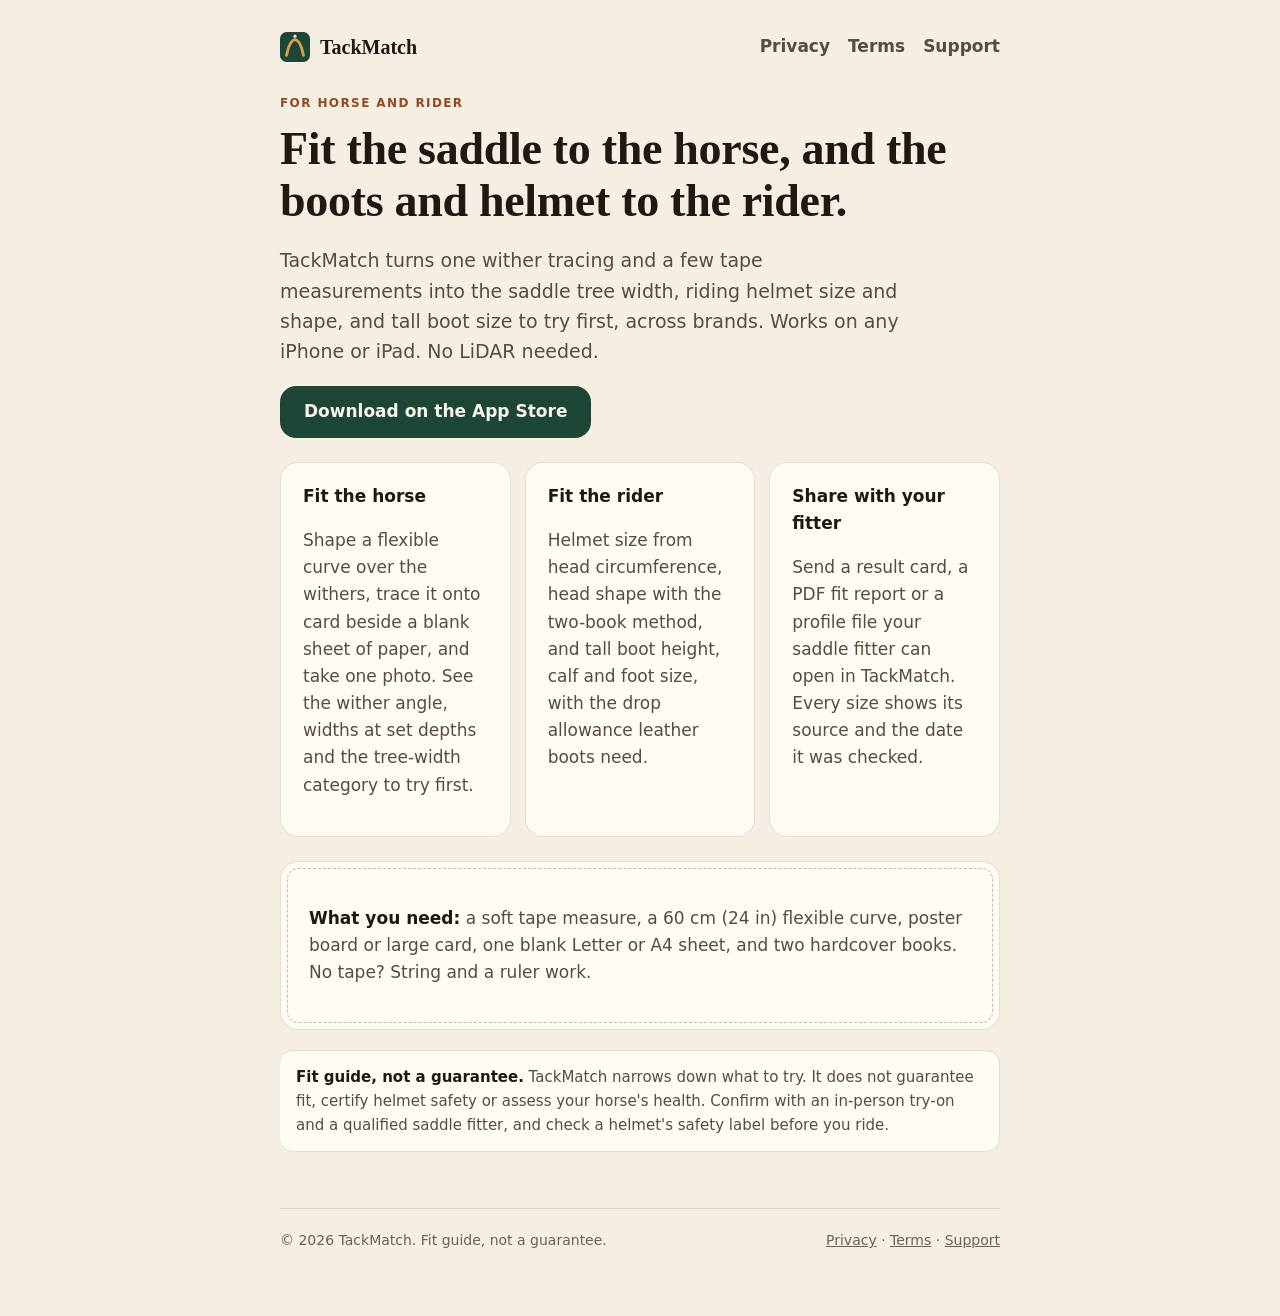
<file: index.html>
<!doctype html>
<html lang="en">
<head>
<meta charset="utf-8">
<meta name="viewport" content="width=device-width, initial-scale=1">
<meta name="apple-itunes-app" content="app-id=6838295899">
<title>TackMatch: Saddle & Helmet Fit</title>
<meta name="description" content="Trace your horse's withers and take a few tape measurements to find the saddle tree width, riding helmet size and shape, and tall boot size to try first, across brands.">
<meta property="og:type" content="website">
<meta property="og:url" content="https://jerryjrdev.github.io/tackmatch/">
<link rel="canonical" href="https://jerryjrdev.github.io/tackmatch/">
<meta property="og:site_name" content="TackMatch">
<meta property="og:title" content="TackMatch: Saddle & Helmet Fit">
<meta property="og:description" content="Trace your horse's withers and take a few tape measurements to find the saddle tree width, riding helmet size and shape, and tall boot size to try first, across brands.">
<meta property="og:image" content="https://jerryjrdev.github.io/tackmatch/og-image.png">
<meta property="og:image:width" content="1200">
<meta property="og:image:height" content="630">
<meta name="twitter:card" content="summary_large_image">
<meta name="twitter:image" content="https://jerryjrdev.github.io/tackmatch/og-image.png">
<link rel="stylesheet" href="style.css">
<link rel="icon" href="favicon.svg" type="image/svg+xml">
</head>
<body>
<div class="wrap">
  <nav>
    <a class="brand" href="./"><svg viewBox="0 0 64 64" aria-hidden="true"><rect width="64" height="64" rx="14" fill="#1E4636"/><path d="M14 50C17 34 23 18 32 16c9 2 15 18 18 34" fill="none" stroke="#D4A54A" stroke-width="6" stroke-linecap="round"/><circle cx="32" cy="9" r="3.4" fill="#F8F3E8"/></svg>TackMatch</a>
    <div class="links"><a href="privacy">Privacy</a><a href="terms">Terms</a><a href="support">Support</a></div>
  </nav>
  <main>
    <p class="eyebrow">For horse and rider</p>
    <h1>Fit the saddle to the horse, and the boots and helmet to the rider.</h1>
    <p class="lede">TackMatch turns one wither tracing and a few tape measurements into the saddle tree width, riding helmet size and shape, and tall boot size to try first, across brands. Works on any iPhone or iPad. No LiDAR needed.</p>
    <p><a class="btn" href="https://apps.apple.com/app/id6838295899">Download on the App Store</a></p>
    <div class="grid">
      <div class="card"><h3>Fit the horse</h3><p>Shape a flexible curve over the withers, trace it onto card beside a blank sheet of paper, and take one photo. See the wither angle, widths at set depths and the tree-width category to try first.</p></div>
      <div class="card"><h3>Fit the rider</h3><p>Helmet size from head circumference, head shape with the two-book method, and tall boot height, calf and foot size, with the drop allowance leather boots need.</p></div>
      <div class="card"><h3>Share with your fitter</h3><p>Send a result card, a PDF fit report or a profile file your saddle fitter can open in TackMatch. Every size shows its source and the date it was checked.</p></div>
    </div>
    <div class="card stitched"><p><strong>What you need:</strong> a soft tape measure, a 60&nbsp;cm (24&nbsp;in) flexible curve, poster board or large card, one blank Letter or A4 sheet, and two hardcover books. No tape? String and a ruler work.</p></div>
    <p class="note"><strong>Fit guide, not a guarantee.</strong> TackMatch narrows down what to try. It does not guarantee fit, certify helmet safety or assess your horse's health. Confirm with an in-person try-on and a qualified saddle fitter, and check a helmet's safety label before you ride.</p>
  </main>
  <footer><span>© 2026 TackMatch. Fit guide, not a guarantee.</span><span><a href="privacy">Privacy</a> · <a href="terms">Terms</a> · <a href="support">Support</a></span></footer>
</div>
</body>
</html>
</file>
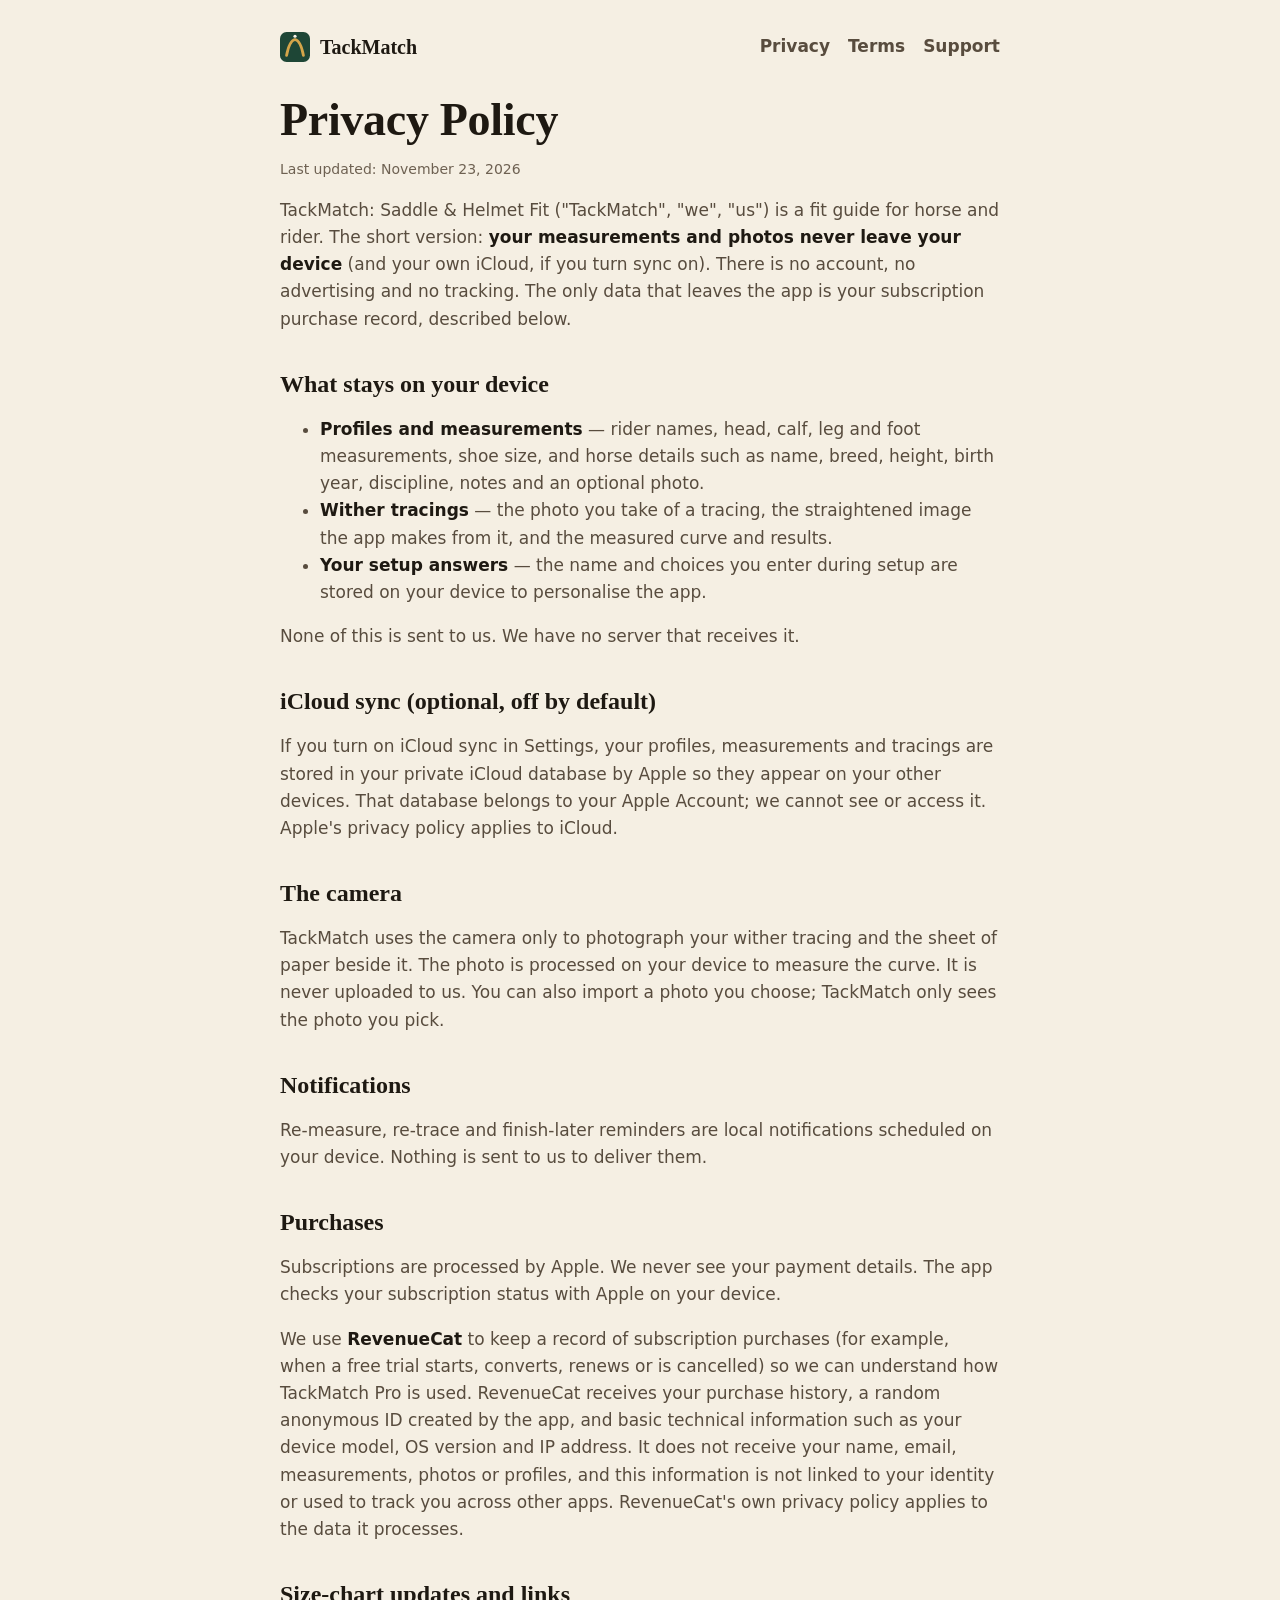
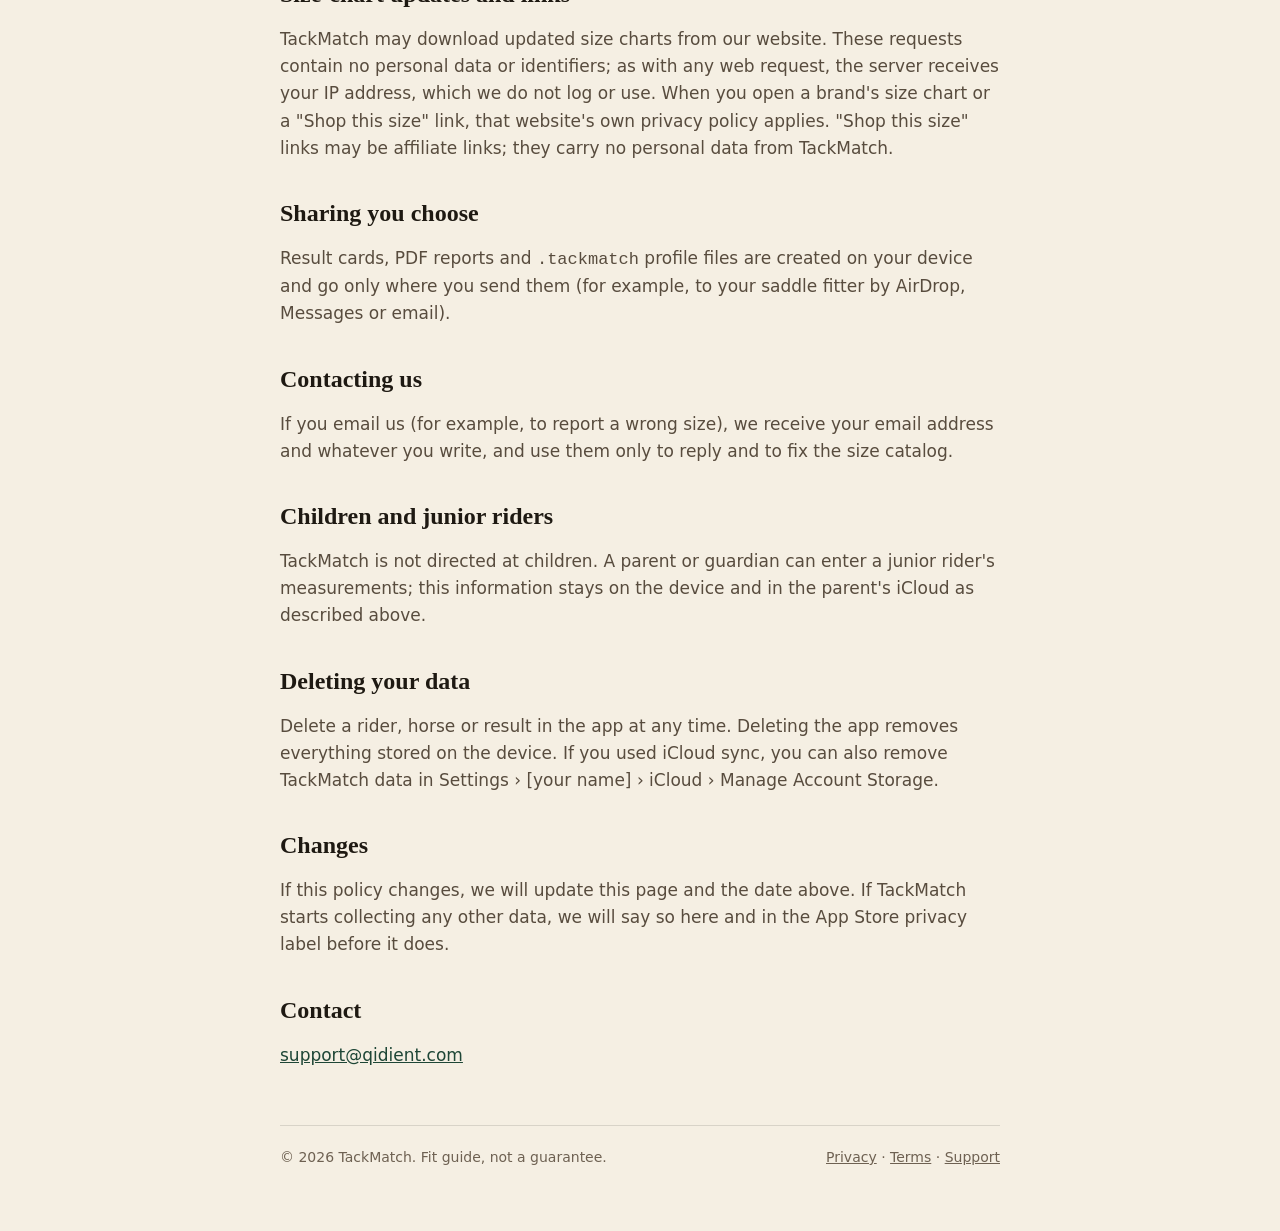
<file: privacy.html>
<!doctype html>
<html lang="en">
<head>
<meta charset="utf-8">
<meta name="viewport" content="width=device-width, initial-scale=1">
<meta name="apple-itunes-app" content="app-id=6838295899">
<title>Privacy Policy — TackMatch</title>
<meta name="description" content="How TackMatch handles your data: no account, no tracking, measurements stay on your device and in your own iCloud.">
<meta property="og:type" content="website">
<meta property="og:url" content="https://jerryjrdev.github.io/tackmatch/privacy">
<link rel="canonical" href="https://jerryjrdev.github.io/tackmatch/privacy">
<meta property="og:site_name" content="TackMatch">
<meta property="og:title" content="Privacy Policy — TackMatch">
<meta property="og:description" content="How TackMatch handles your data: no account, no tracking, measurements stay on your device and in your own iCloud.">
<meta property="og:image" content="https://jerryjrdev.github.io/tackmatch/og-image.png">
<meta property="og:image:width" content="1200">
<meta property="og:image:height" content="630">
<meta name="twitter:card" content="summary_large_image">
<meta name="twitter:image" content="https://jerryjrdev.github.io/tackmatch/og-image.png">
<link rel="stylesheet" href="style.css">
<link rel="icon" href="favicon.svg" type="image/svg+xml">
</head>
<body>
<div class="wrap">
  <nav>
    <a class="brand" href="./"><svg viewBox="0 0 64 64" aria-hidden="true"><rect width="64" height="64" rx="14" fill="#1E4636"/><path d="M14 50C17 34 23 18 32 16c9 2 15 18 18 34" fill="none" stroke="#D4A54A" stroke-width="6" stroke-linecap="round"/><circle cx="32" cy="9" r="3.4" fill="#F8F3E8"/></svg>TackMatch</a>
    <div class="links"><a href="privacy">Privacy</a><a href="terms">Terms</a><a href="support">Support</a></div>
  </nav>
  <article>
    <h1>Privacy Policy</h1>
    <p class="updated">Last updated: November 23, 2026</p>
    <p>TackMatch: Saddle &amp; Helmet Fit ("TackMatch", "we", "us") is a fit guide for horse and rider. The short version: <strong>your measurements and photos never leave your device</strong> (and your own iCloud, if you turn sync on). There is no account, no advertising and no tracking. The only data that leaves the app is your subscription purchase record, described below.</p>

    <h2>What stays on your device</h2>
    <ul>
      <li><strong>Profiles and measurements</strong> — rider names, head, calf, leg and foot measurements, shoe size, and horse details such as name, breed, height, birth year, discipline, notes and an optional photo.</li>
      <li><strong>Wither tracings</strong> — the photo you take of a tracing, the straightened image the app makes from it, and the measured curve and results.</li>
      <li><strong>Your setup answers</strong> — the name and choices you enter during setup are stored on your device to personalise the app.</li>
    </ul>
    <p>None of this is sent to us. We have no server that receives it.</p>

    <h2>iCloud sync (optional, off by default)</h2>
    <p>If you turn on iCloud sync in Settings, your profiles, measurements and tracings are stored in your private iCloud database by Apple so they appear on your other devices. That database belongs to your Apple Account; we cannot see or access it. Apple's privacy policy applies to iCloud.</p>

    <h2>The camera</h2>
    <p>TackMatch uses the camera only to photograph your wither tracing and the sheet of paper beside it. The photo is processed on your device to measure the curve. It is never uploaded to us. You can also import a photo you choose; TackMatch only sees the photo you pick.</p>

    <h2>Notifications</h2>
    <p>Re-measure, re-trace and finish-later reminders are local notifications scheduled on your device. Nothing is sent to us to deliver them.</p>

    <h2>Purchases</h2>
    <p>Subscriptions are processed by Apple. We never see your payment details. The app checks your subscription status with Apple on your device.</p>
    <p>We use <strong>RevenueCat</strong> to keep a record of subscription purchases (for example, when a free trial starts, converts, renews or is cancelled) so we can understand how TackMatch Pro is used. RevenueCat receives your purchase history, a random anonymous ID created by the app, and basic technical information such as your device model, OS version and IP address. It does not receive your name, email, measurements, photos or profiles, and this information is not linked to your identity or used to track you across other apps. RevenueCat's own privacy policy applies to the data it processes.</p>

    <h2>Size-chart updates and links</h2>
    <p>TackMatch may download updated size charts from our website. These requests contain no personal data or identifiers; as with any web request, the server receives your IP address, which we do not log or use. When you open a brand's size chart or a "Shop this size" link, that website's own privacy policy applies. "Shop this size" links may be affiliate links; they carry no personal data from TackMatch.</p>

    <h2>Sharing you choose</h2>
    <p>Result cards, PDF reports and <code>.tackmatch</code> profile files are created on your device and go only where you send them (for example, to your saddle fitter by AirDrop, Messages or email).</p>

    <h2>Contacting us</h2>
    <p>If you email us (for example, to report a wrong size), we receive your email address and whatever you write, and use them only to reply and to fix the size catalog.</p>

    <h2>Children and junior riders</h2>
    <p>TackMatch is not directed at children. A parent or guardian can enter a junior rider's measurements; this information stays on the device and in the parent's iCloud as described above.</p>

    <h2>Deleting your data</h2>
    <p>Delete a rider, horse or result in the app at any time. Deleting the app removes everything stored on the device. If you used iCloud sync, you can also remove TackMatch data in Settings › [your name] › iCloud › Manage Account Storage.</p>

    <h2>Changes</h2>
    <p>If this policy changes, we will update this page and the date above. If TackMatch starts collecting any other data, we will say so here and in the App Store privacy label before it does.</p>

    <h2>Contact</h2>
    <p><a href="mailto:support@qidient.com">support@qidient.com</a></p>
  </article>
  <footer><span>© 2026 TackMatch. Fit guide, not a guarantee.</span><span><a href="privacy">Privacy</a> · <a href="terms">Terms</a> · <a href="support">Support</a></span></footer>
</div>
</body>
</html>
</file>
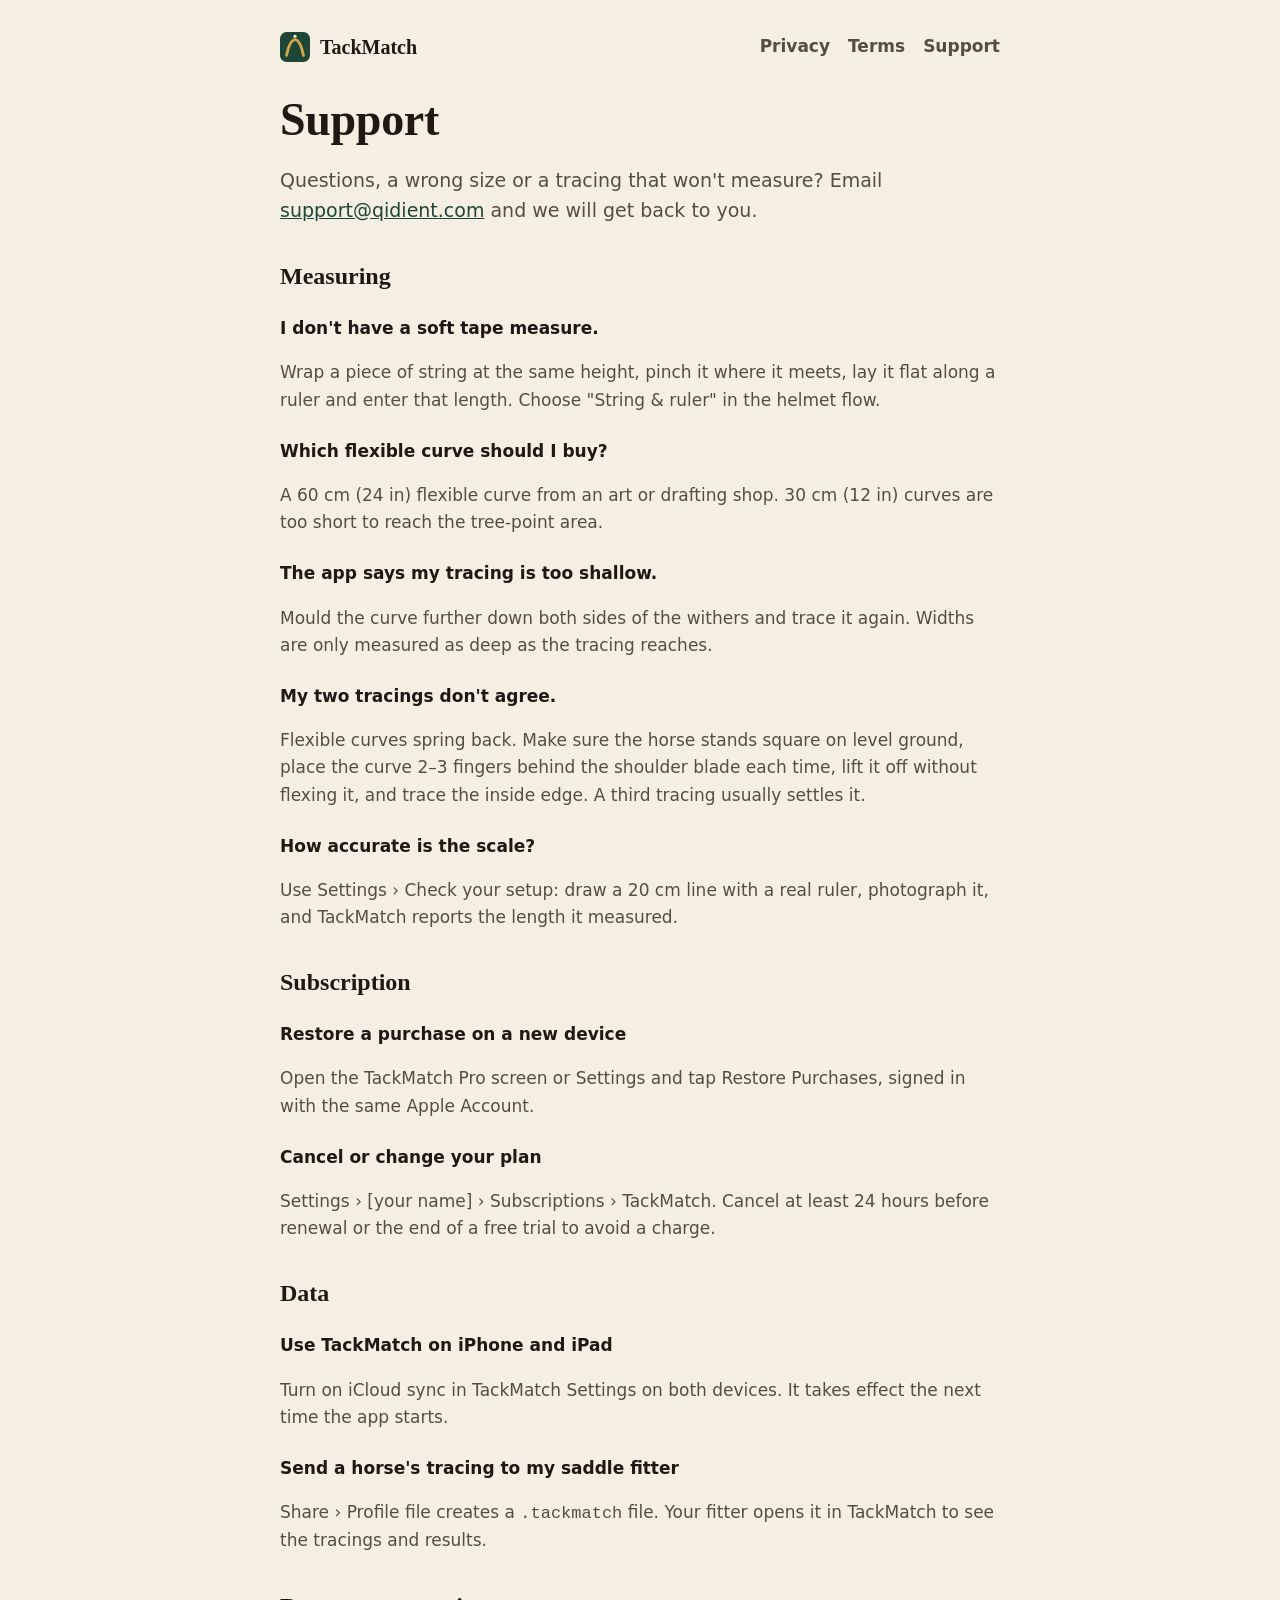
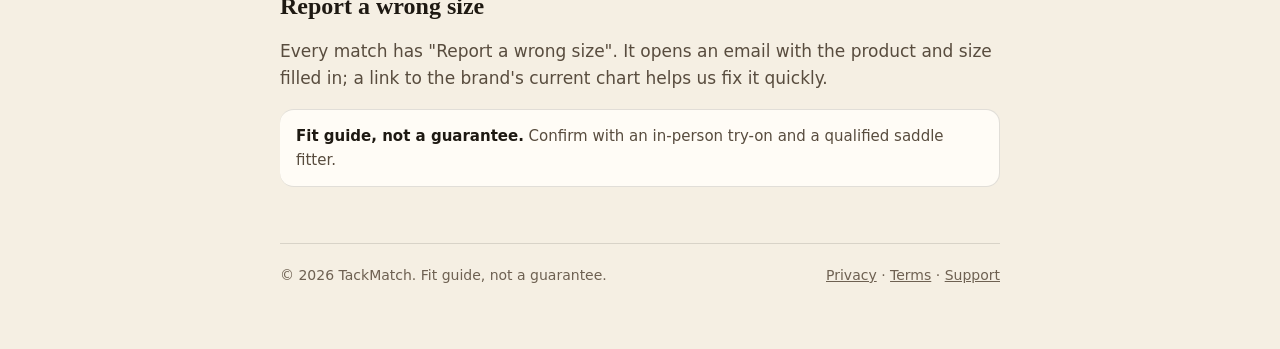
<file: support.html>
<!doctype html>
<html lang="en">
<head>
<meta charset="utf-8">
<meta name="viewport" content="width=device-width, initial-scale=1">
<meta name="apple-itunes-app" content="app-id=6838295899">
<title>Support — TackMatch</title>
<meta name="description" content="Help with TackMatch: measuring, wither tracings, subscriptions, iCloud sync and reporting a wrong size.">
<meta property="og:type" content="website">
<meta property="og:url" content="https://jerryjrdev.github.io/tackmatch/support">
<link rel="canonical" href="https://jerryjrdev.github.io/tackmatch/support">
<meta property="og:site_name" content="TackMatch">
<meta property="og:title" content="Support — TackMatch">
<meta property="og:description" content="Help with TackMatch: measuring, wither tracings, subscriptions, iCloud sync and reporting a wrong size.">
<meta property="og:image" content="https://jerryjrdev.github.io/tackmatch/og-image.png">
<meta property="og:image:width" content="1200">
<meta property="og:image:height" content="630">
<meta name="twitter:card" content="summary_large_image">
<meta name="twitter:image" content="https://jerryjrdev.github.io/tackmatch/og-image.png">
<link rel="stylesheet" href="style.css">
<link rel="icon" href="favicon.svg" type="image/svg+xml">
</head>
<body>
<div class="wrap">
  <nav>
    <a class="brand" href="./"><svg viewBox="0 0 64 64" aria-hidden="true"><rect width="64" height="64" rx="14" fill="#1E4636"/><path d="M14 50C17 34 23 18 32 16c9 2 15 18 18 34" fill="none" stroke="#D4A54A" stroke-width="6" stroke-linecap="round"/><circle cx="32" cy="9" r="3.4" fill="#F8F3E8"/></svg>TackMatch</a>
    <div class="links"><a href="privacy">Privacy</a><a href="terms">Terms</a><a href="support">Support</a></div>
  </nav>
  <article>
    <h1>Support</h1>
    <p class="lede">Questions, a wrong size or a tracing that won't measure? Email <a href="mailto:support@qidient.com">support@qidient.com</a> and we will get back to you.</p>

    <h2>Measuring</h2>
    <h3>I don't have a soft tape measure.</h3>
    <p>Wrap a piece of string at the same height, pinch it where it meets, lay it flat along a ruler and enter that length. Choose "String &amp; ruler" in the helmet flow.</p>
    <h3>Which flexible curve should I buy?</h3>
    <p>A 60&nbsp;cm (24&nbsp;in) flexible curve from an art or drafting shop. 30&nbsp;cm (12&nbsp;in) curves are too short to reach the tree-point area.</p>
    <h3>The app says my tracing is too shallow.</h3>
    <p>Mould the curve further down both sides of the withers and trace it again. Widths are only measured as deep as the tracing reaches.</p>
    <h3>My two tracings don't agree.</h3>
    <p>Flexible curves spring back. Make sure the horse stands square on level ground, place the curve 2–3 fingers behind the shoulder blade each time, lift it off without flexing it, and trace the inside edge. A third tracing usually settles it.</p>
    <h3>How accurate is the scale?</h3>
    <p>Use Settings › Check your setup: draw a 20&nbsp;cm line with a real ruler, photograph it, and TackMatch reports the length it measured.</p>

    <h2>Subscription</h2>
    <h3>Restore a purchase on a new device</h3>
    <p>Open the TackMatch Pro screen or Settings and tap Restore Purchases, signed in with the same Apple Account.</p>
    <h3>Cancel or change your plan</h3>
    <p>Settings › [your name] › Subscriptions › TackMatch. Cancel at least 24 hours before renewal or the end of a free trial to avoid a charge.</p>

    <h2>Data</h2>
    <h3>Use TackMatch on iPhone and iPad</h3>
    <p>Turn on iCloud sync in TackMatch Settings on both devices. It takes effect the next time the app starts.</p>
    <h3>Send a horse's tracing to my saddle fitter</h3>
    <p>Share › Profile file creates a <code>.tackmatch</code> file. Your fitter opens it in TackMatch to see the tracings and results.</p>

    <h2>Report a wrong size</h2>
    <p>Every match has "Report a wrong size". It opens an email with the product and size filled in; a link to the brand's current chart helps us fix it quickly.</p>

    <p class="note"><strong>Fit guide, not a guarantee.</strong> Confirm with an in-person try-on and a qualified saddle fitter.</p>
  </article>
  <footer><span>© 2026 TackMatch. Fit guide, not a guarantee.</span><span><a href="privacy">Privacy</a> · <a href="terms">Terms</a> · <a href="support">Support</a></span></footer>
</div>
</body>
</html>
</file>
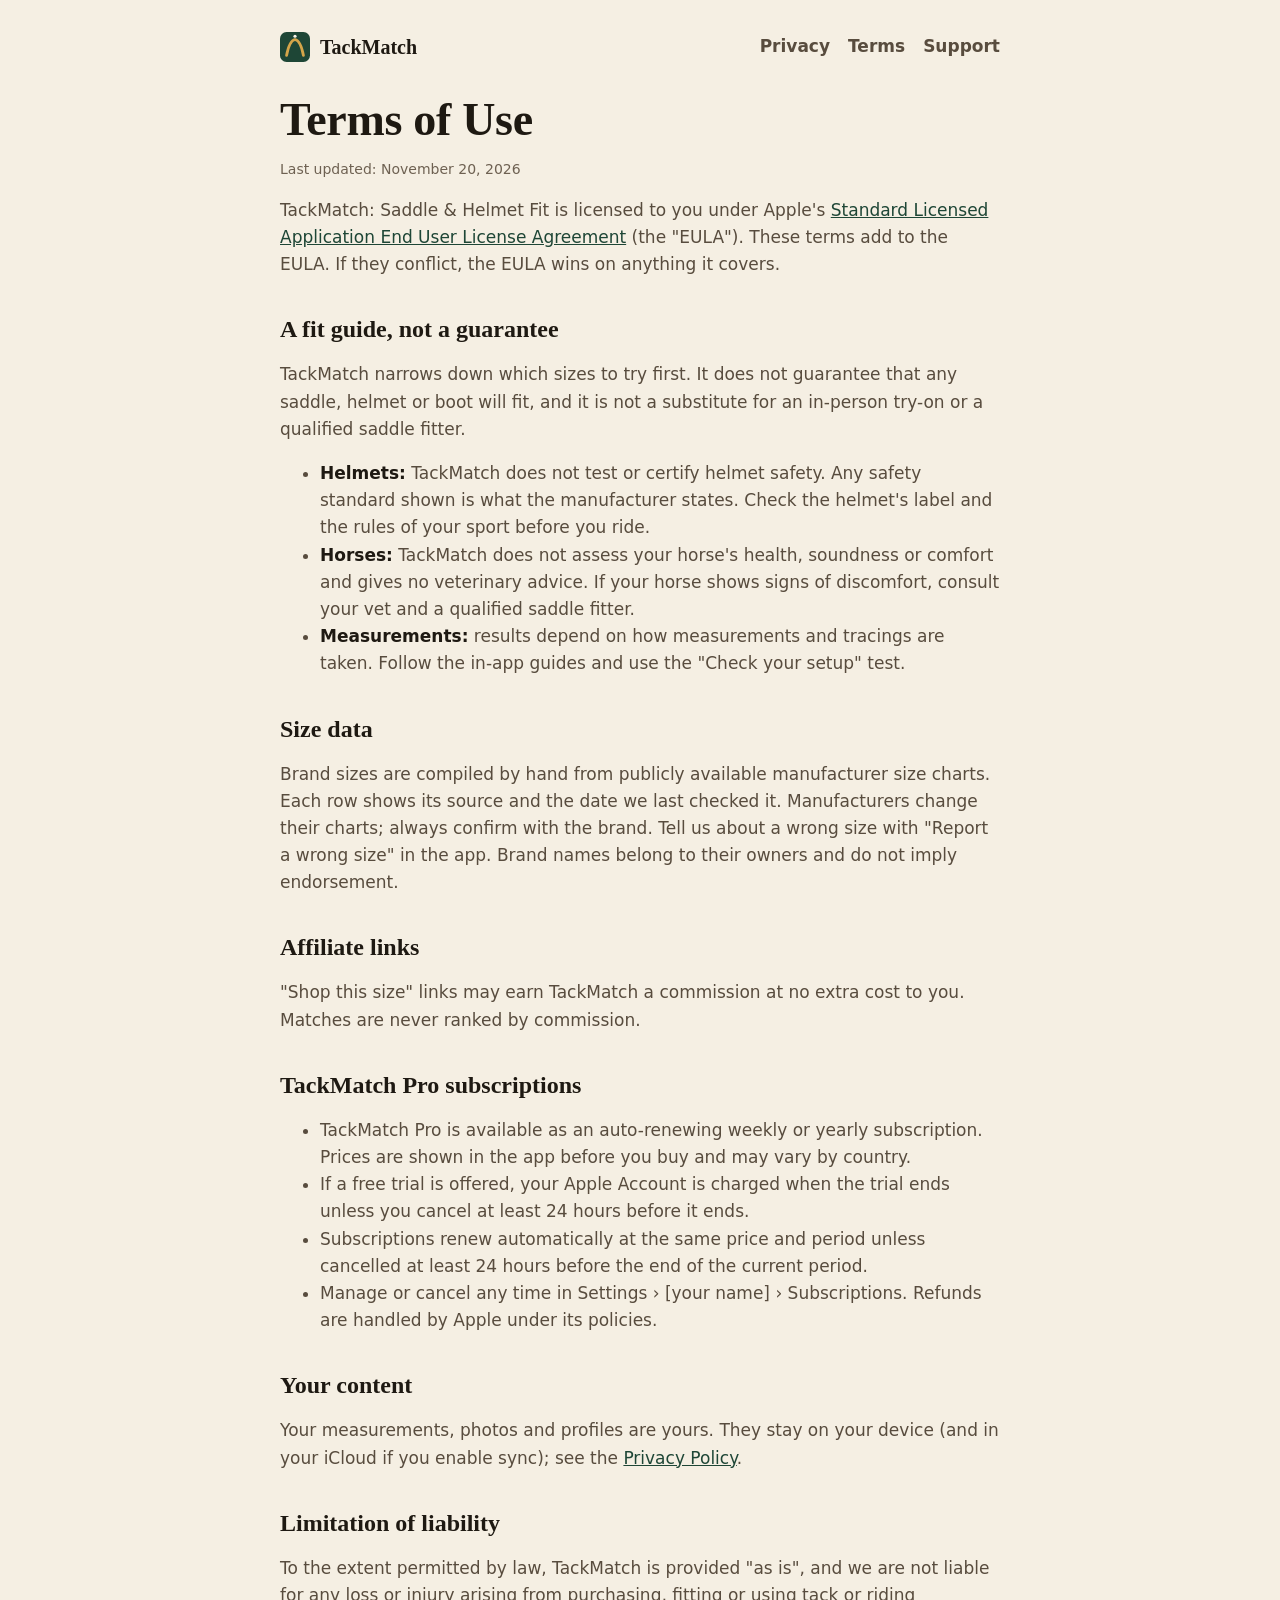
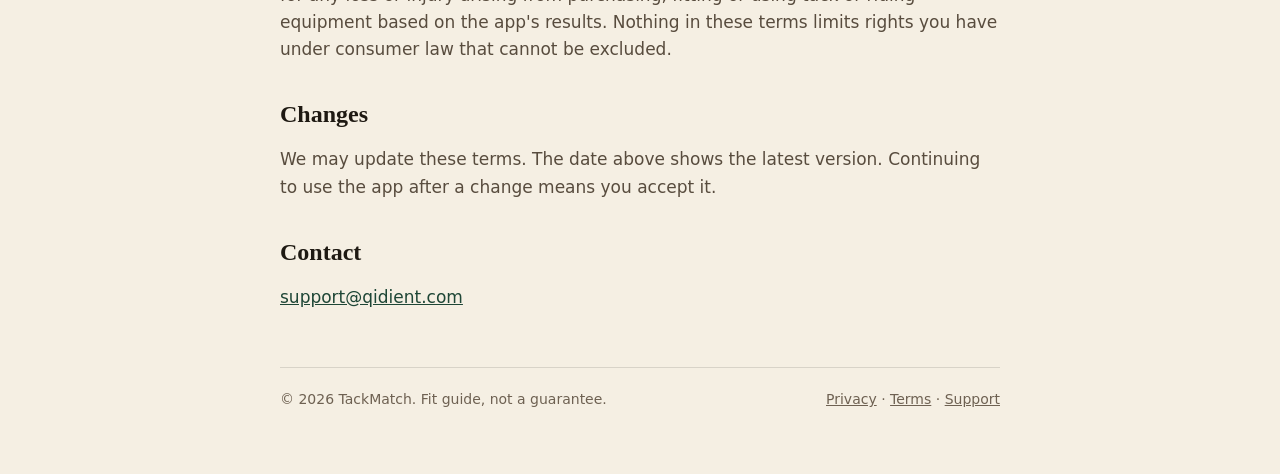
<file: terms.html>
<!doctype html>
<html lang="en">
<head>
<meta charset="utf-8">
<meta name="viewport" content="width=device-width, initial-scale=1">
<meta name="apple-itunes-app" content="app-id=6838295899">
<title>Terms of Use — TackMatch</title>
<meta name="description" content="Terms of use for TackMatch: Saddle & Helmet Fit, including subscription terms and the fit-guide disclaimer.">
<meta property="og:type" content="website">
<meta property="og:url" content="https://jerryjrdev.github.io/tackmatch/terms">
<link rel="canonical" href="https://jerryjrdev.github.io/tackmatch/terms">
<meta property="og:site_name" content="TackMatch">
<meta property="og:title" content="Terms of Use — TackMatch">
<meta property="og:description" content="Terms of use for TackMatch: Saddle & Helmet Fit, including subscription terms and the fit-guide disclaimer.">
<meta property="og:image" content="https://jerryjrdev.github.io/tackmatch/og-image.png">
<meta property="og:image:width" content="1200">
<meta property="og:image:height" content="630">
<meta name="twitter:card" content="summary_large_image">
<meta name="twitter:image" content="https://jerryjrdev.github.io/tackmatch/og-image.png">
<link rel="stylesheet" href="style.css">
<link rel="icon" href="favicon.svg" type="image/svg+xml">
</head>
<body>
<div class="wrap">
  <nav>
    <a class="brand" href="./"><svg viewBox="0 0 64 64" aria-hidden="true"><rect width="64" height="64" rx="14" fill="#1E4636"/><path d="M14 50C17 34 23 18 32 16c9 2 15 18 18 34" fill="none" stroke="#D4A54A" stroke-width="6" stroke-linecap="round"/><circle cx="32" cy="9" r="3.4" fill="#F8F3E8"/></svg>TackMatch</a>
    <div class="links"><a href="privacy">Privacy</a><a href="terms">Terms</a><a href="support">Support</a></div>
  </nav>
  <article>
    <h1>Terms of Use</h1>
    <p class="updated">Last updated: November 20, 2026</p>
    <p>TackMatch: Saddle &amp; Helmet Fit is licensed to you under Apple's <a href="https://www.apple.com/legal/internet-services/itunes/dev/stdeula/">Standard Licensed Application End User License Agreement</a> (the "EULA"). These terms add to the EULA. If they conflict, the EULA wins on anything it covers.</p>

    <h2>A fit guide, not a guarantee</h2>
    <p>TackMatch narrows down which sizes to try first. It does not guarantee that any saddle, helmet or boot will fit, and it is not a substitute for an in-person try-on or a qualified saddle fitter.</p>
    <ul>
      <li><strong>Helmets:</strong> TackMatch does not test or certify helmet safety. Any safety standard shown is what the manufacturer states. Check the helmet's label and the rules of your sport before you ride.</li>
      <li><strong>Horses:</strong> TackMatch does not assess your horse's health, soundness or comfort and gives no veterinary advice. If your horse shows signs of discomfort, consult your vet and a qualified saddle fitter.</li>
      <li><strong>Measurements:</strong> results depend on how measurements and tracings are taken. Follow the in-app guides and use the "Check your setup" test.</li>
    </ul>

    <h2>Size data</h2>
    <p>Brand sizes are compiled by hand from publicly available manufacturer size charts. Each row shows its source and the date we last checked it. Manufacturers change their charts; always confirm with the brand. Tell us about a wrong size with "Report a wrong size" in the app. Brand names belong to their owners and do not imply endorsement.</p>

    <h2>Affiliate links</h2>
    <p>"Shop this size" links may earn TackMatch a commission at no extra cost to you. Matches are never ranked by commission.</p>

    <h2>TackMatch Pro subscriptions</h2>
    <ul>
      <li>TackMatch Pro is available as an auto-renewing weekly or yearly subscription. Prices are shown in the app before you buy and may vary by country.</li>
      <li>If a free trial is offered, your Apple Account is charged when the trial ends unless you cancel at least 24 hours before it ends.</li>
      <li>Subscriptions renew automatically at the same price and period unless cancelled at least 24 hours before the end of the current period.</li>
      <li>Manage or cancel any time in Settings › [your name] › Subscriptions. Refunds are handled by Apple under its policies.</li>
    </ul>

    <h2>Your content</h2>
    <p>Your measurements, photos and profiles are yours. They stay on your device (and in your iCloud if you enable sync); see the <a href="privacy">Privacy Policy</a>.</p>

    <h2>Limitation of liability</h2>
    <p>To the extent permitted by law, TackMatch is provided "as is", and we are not liable for any loss or injury arising from purchasing, fitting or using tack or riding equipment based on the app's results. Nothing in these terms limits rights you have under consumer law that cannot be excluded.</p>

    <h2>Changes</h2>
    <p>We may update these terms. The date above shows the latest version. Continuing to use the app after a change means you accept it.</p>

    <h2>Contact</h2>
    <p><a href="mailto:support@qidient.com">support@qidient.com</a></p>
  </article>
  <footer><span>© 2026 TackMatch. Fit guide, not a guarantee.</span><span><a href="privacy">Privacy</a> · <a href="terms">Terms</a> · <a href="support">Support</a></span></footer>
</div>
</body>
</html>
</file>
<file: style.css>
:root{--bg:#F5EFE3;--card:#FFFCF6;--ink:#1E1912;--ink2:#584C3E;--ink3:#6E6152;--line:rgba(30,25,18,.13);--hunter:#1E4636;--on-hunter:#F8F3E8;--cognac:#934A1F;--brass:#C99A3E;
--serif:ui-serif,"New York","Source Serif 4",Georgia,serif;--sans:-apple-system,BlinkMacSystemFont,"SF Pro Text","Helvetica Neue",system-ui,sans-serif}
@media (prefers-color-scheme:dark){:root{--bg:#14110D;--card:#1E1A15;--ink:#F2EBDD;--ink2:#C2B5A1;--ink3:#A69883;--line:rgba(242,235,221,.12);--hunter:#8FC7A6;--on-hunter:#0E1A13;--cognac:#DE9A66;--brass:#D8AE5A}}
*{box-sizing:border-box}
body{margin:0;background:var(--bg);color:var(--ink);font:17px/1.6 var(--sans);-webkit-font-smoothing:antialiased}
.wrap{max-width:760px;margin:0 auto;padding:24px 20px 64px}
nav{display:flex;align-items:center;justify-content:space-between;gap:16px;padding:8px 0 32px;flex-wrap:wrap}
.brand{display:flex;align-items:center;gap:10px;font:600 20px var(--serif);color:var(--ink);text-decoration:none}
.brand svg{width:30px;height:30px}
.links{display:flex;gap:18px}
a{color:var(--hunter)}a:hover{color:var(--cognac)}
.links a{font-weight:600;text-decoration:none;color:var(--ink2)}.links a:hover{color:var(--hunter)}
h1{font:600 clamp(32px,6vw,46px)/1.12 var(--serif);margin:0 0 12px;letter-spacing:-.3px}
h2{font:600 24px/1.25 var(--serif);margin:36px 0 8px}
h3{font-size:17px;margin:24px 0 4px}
p,li{color:var(--ink2)}
strong{color:var(--ink)}
.updated{color:var(--ink3);font-size:14px;margin-top:0}
.eyebrow{font-size:12px;font-weight:700;letter-spacing:1.4px;text-transform:uppercase;color:var(--cognac);margin:0 0 10px}
.lede{font-size:19px;color:var(--ink2);max-width:620px}
.card{background:var(--card);border:1px solid var(--line);border-radius:18px;padding:20px 22px;margin:20px 0}
.stitched{outline:1.5px dashed color-mix(in srgb,var(--cognac) 40%,transparent);outline-offset:-8px;padding:26px 28px}
.grid{display:grid;grid-template-columns:repeat(auto-fit,minmax(210px,1fr));gap:14px;margin:24px 0}
.grid .card{margin:0}
.grid h3{margin-top:0}
.btn{display:inline-flex;align-items:center;justify-content:center;min-height:52px;padding:0 24px;border-radius:16px;background:var(--hunter);color:var(--on-hunter);font-weight:600;text-decoration:none}
.btn:hover{color:var(--on-hunter);opacity:.9}
.note{background:var(--card);border:1px solid var(--line);border-left:0;border-radius:14px;padding:14px 16px;font-size:15px;color:var(--ink2)}
footer{margin-top:56px;padding-top:20px;border-top:1px solid var(--line);font-size:14px;color:var(--ink3);display:flex;gap:16px;flex-wrap:wrap;justify-content:space-between}
footer a{color:var(--ink3)}
</file>
